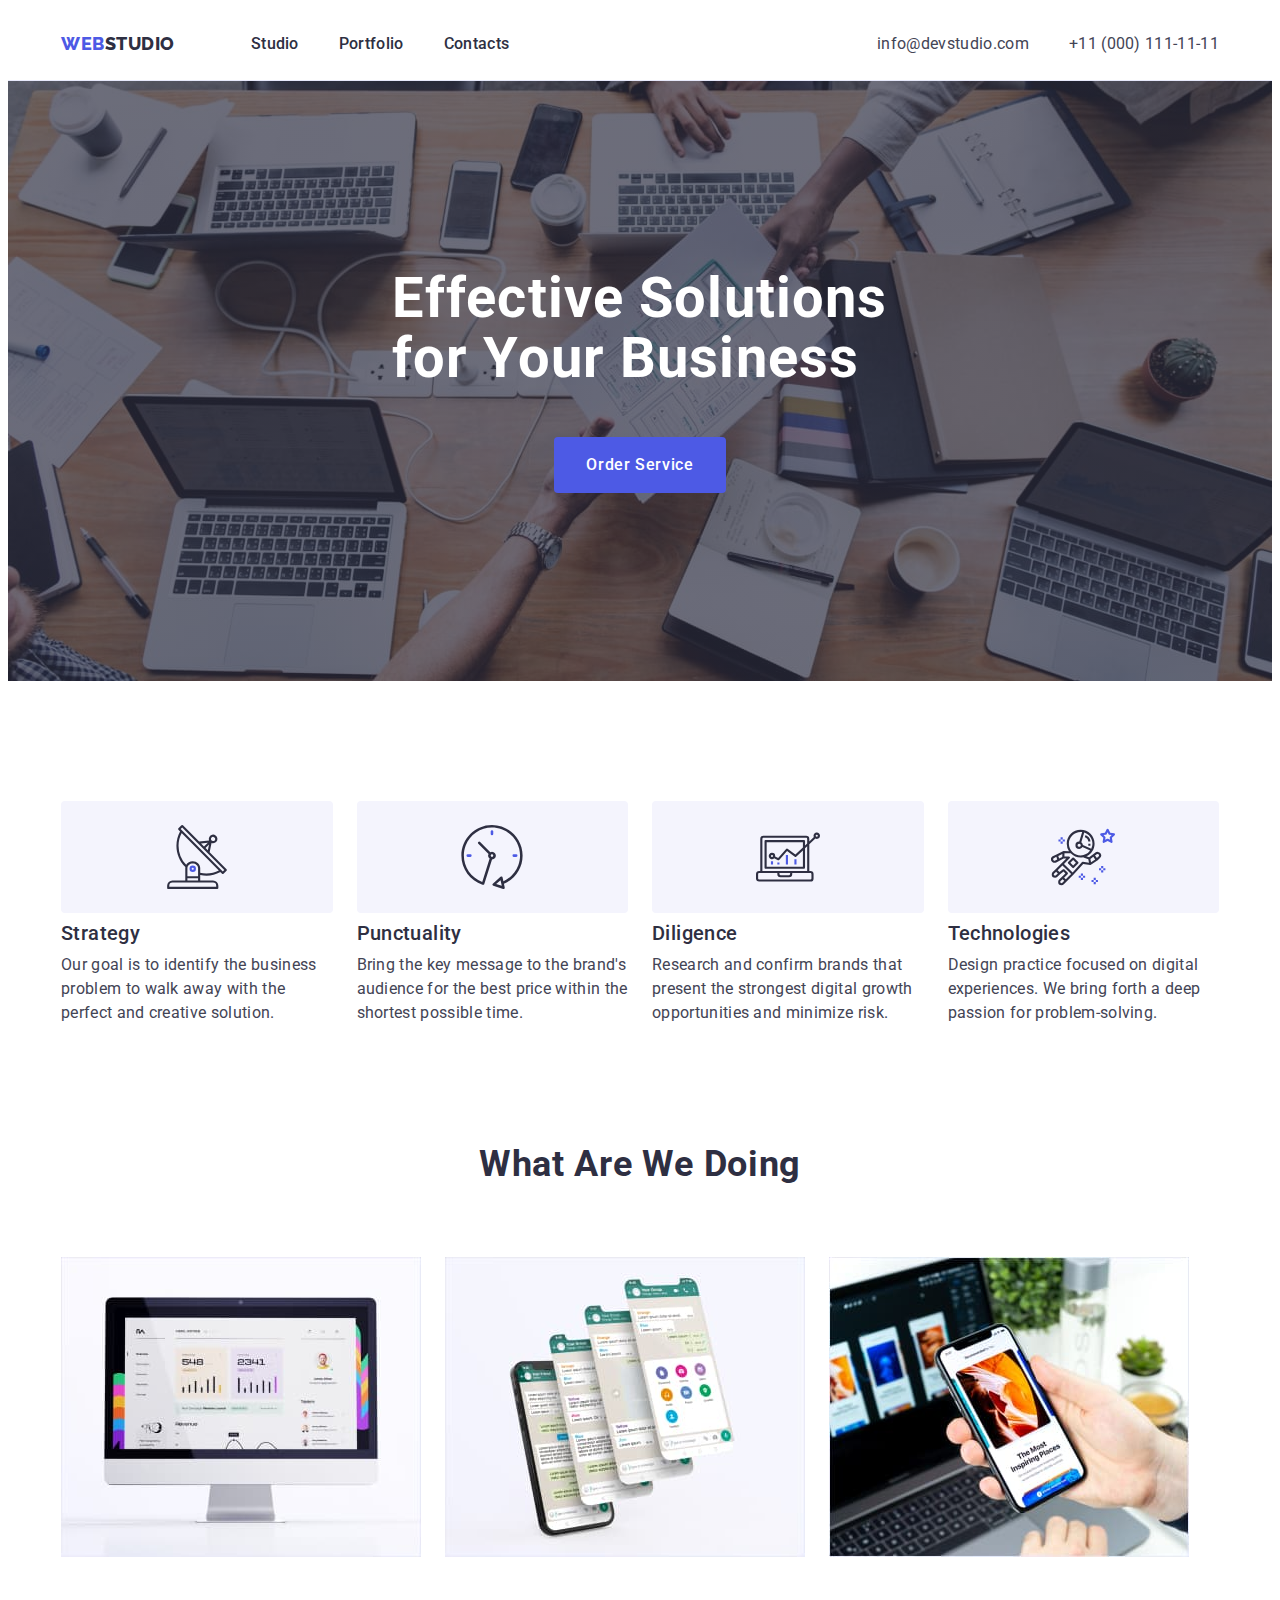
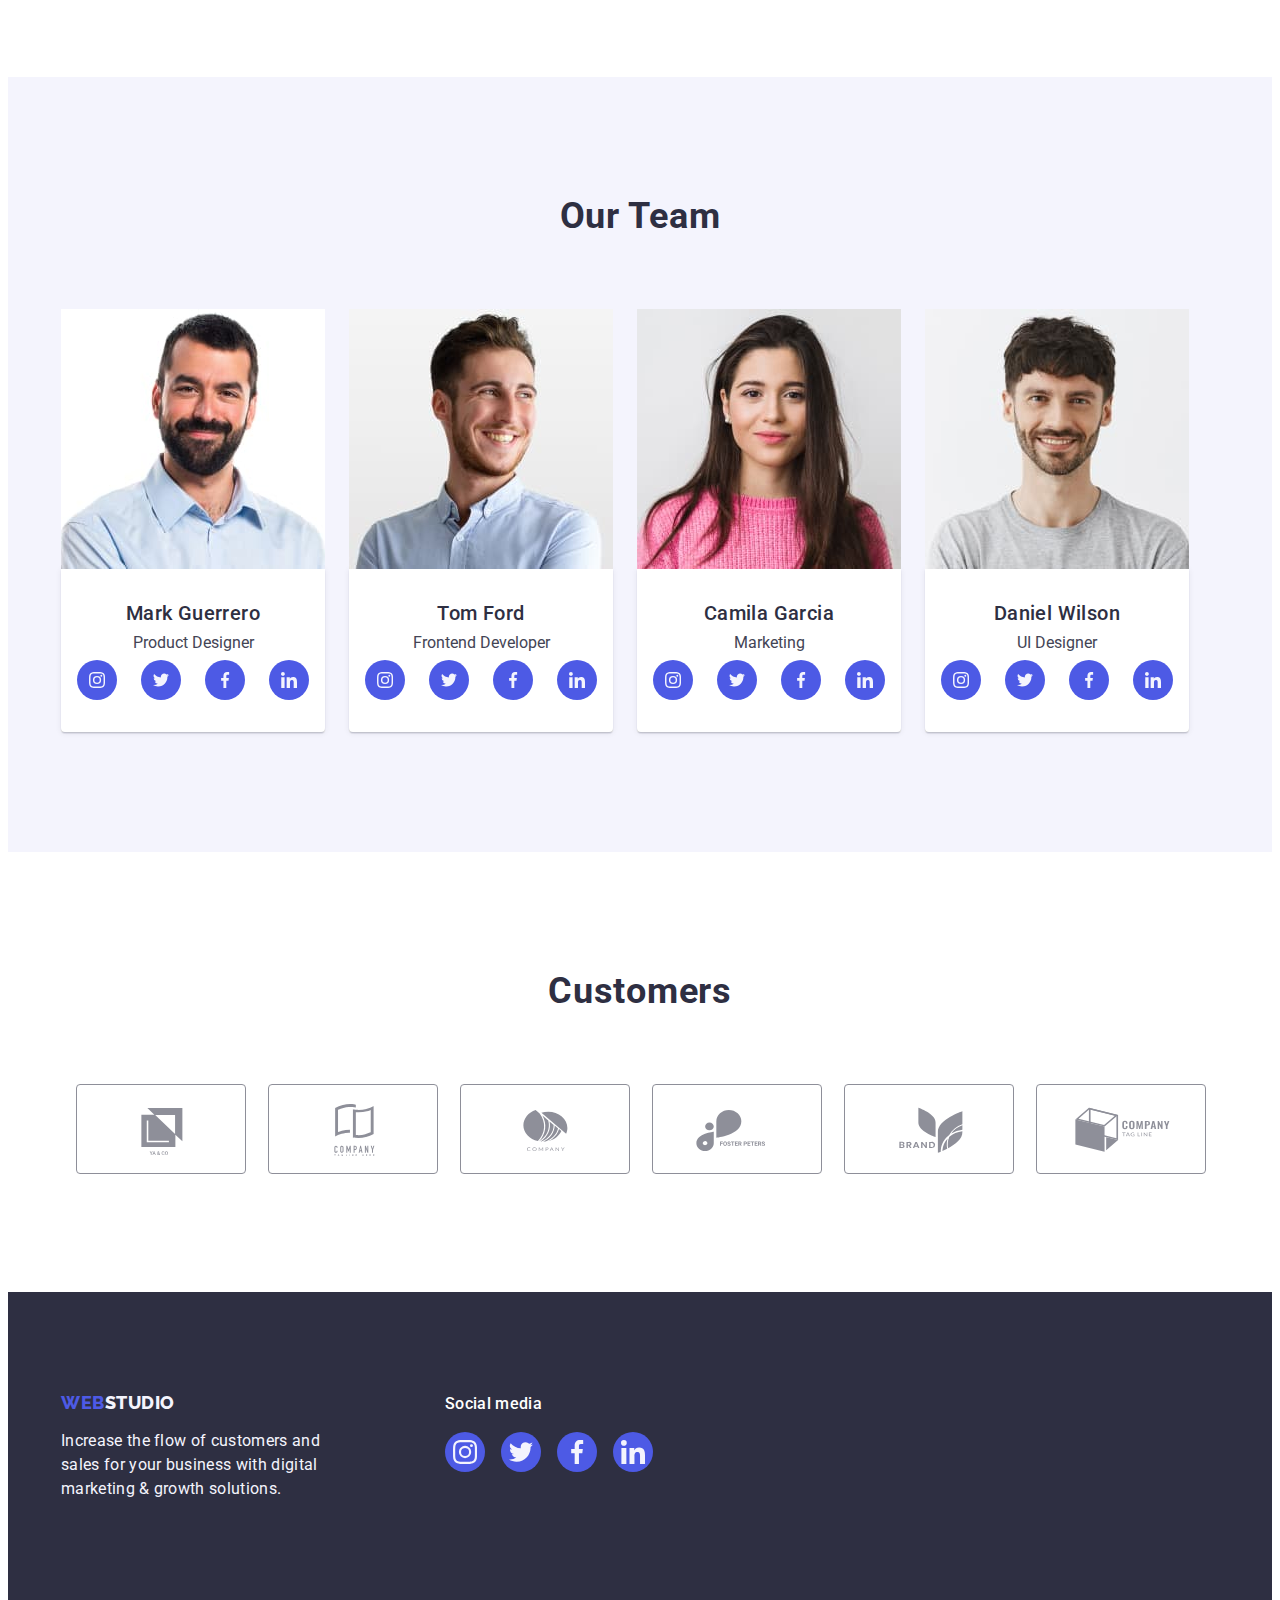
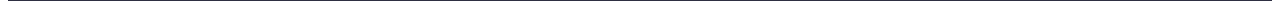
<file: index.html>
<!DOCTYPE html>
<html lang="en">
  <head>
    <meta charset="UTF-8" />
    <meta http-equiv="X-UA-Compatible" content="IE=edge" />
    <meta name="viewport" content="width=device-width, initial-scale=1.0" />
    <title>Studio</title>
    <link rel="preconnect" href="https://fonts.googleapis.com" />
    <link rel="preconnect" href="https://fonts.gstatic.com" crossorigin />
    <link
      href="https://fonts.googleapis.com/css2?family=Raleway:wght@800&family=Roboto:wght@400;500;700&display=swap"
      rel="stylesheet"
    />
    <link
      rel="stylesheet"
      href="https://cdnjs.cloudflare.com/ajax/libs/modern-normalize/1.1.0/modern-normalize.min.css"
      integrity="sha512-wpPYUAdjBVSE4KJnH1VR1HeZfpl1ub8YT/NKx4PuQ5NmX2tKuGu6U/JRp5y+Y8XG2tV+wKQpNHVUX03MfMFn9Q=="
      crossorigin="anonymous"
      referrerpolicy="no-referrer"
    />
    <link rel="stylesheet" href="./css/styles.css" />
  </head>
  <!-- =======================Header================ -->
  <body>
    <header class="page-header">
      <div class="container page-header-container">
        <nav class="page-nav">
          <a href="./index.html" class="web-logo link"
            >Web<span class="studio-logo-dark">Studio</span></a
          >
          <ul class="menu list">
            <li class="menu-item">
              <a class="menu-link link" href="./index.html">Studio</a>
            </li>
            <li class="menu-item">
              <a class="menu-link link" href="./portfolio.html">Portfolio</a>
            </li>
            <li class="menu-item">
              <a class="menu-link link" href="">Contacts</a>
            </li>
          </ul>
        </nav>
        <div>
          <address class="adress">
            <ul class="contact list">
              <li class="contact-list">
                <a class="contact-link link" href="mailto:info@devstudio.com"
                  >info@devstudio.com</a
                >
              </li>
              <li class="contact-list">
                <a class="contact-link link" href="tel:+110001111111"
                  >+11 (000) 111-11-11</a
                >
              </li>
            </ul>
          </address>
        </div>
      </div>
    </header>
    <main>
      <!--===================== Section hero ============-->

      <section class="hero overlay">
        <div class="container hero-container">
          <h1 class="hero-title">Effective Solutions for Your Business</h1>
          <button type="button" class="type-button">Order Service</button>
        </div>
      </section>
      <!-- =================Section task and goals============= -->
      <section class="section-task section">
        <div class="container task-container">
          <h2 class="secondary-title" hidden>Tasks and goals</h2>

          <ul class="task-list list">
            <li class="title-list icon-antenna position-icon">
              <div class="font-task">
                <svg class="task-icon" width="64" height="64">
                  <use href="./images/icons.svg#icon-antenna"></use>
                </svg>
              </div>
              <h3 class="title">Strategy</h3>
              <p class="descr-title descr-title-dark">
                Our goal is to identify the business problem to walk away with
                the perfect and creative solution.
              </p>
            </li>

            <li class="title-list icon-antenna position-icon">
              <div class="font-task">
                <svg class="task-icon" width="64" height="64">
                  <use href="./images/icons.svg#icon-clock"></use>
                </svg>
              </div>
              <h3 class="title">Punctuality</h3>
              <p class="descr-title descr-title-dark">
                Bring the key message to the brand's audience for the best price
                within the shortest possible time.
              </p>
            </li>
            <li class="title-list icon-antenna position-icon">
              <div class="font-task">
                <svg class="task-icon" width="64" height="64">
                  <use href="./images/icons.svg#icon-diagram"></use>
                </svg>
              </div>
              <h3 class="title">Diligence</h3>
              <p class="descr-title descr-title-dark">
                Research and confirm brands that present the strongest digital
                growth opportunities and minimize risk.
              </p>
            </li>
            <li class="title-list icon-antenna position-icon">
              <div class="font-task">
                <svg class="task-icon" width="64" height="64">
                  <use href="./images/icons.svg#icon-astronaut"></use>
                </svg>
              </div>
              <h3 class="title">Technologies</h3>
              <p class="descr-title descr-title-dark">
                Design practice focused on digital experiences. We bring forth a
                deep passion for problem-solving.
              </p>
            </li>
          </ul>
        </div>
      </section>
      <!-- ================Section What are we doing ============-->
      <section class="section-work">
        <div class="container">
          <h2 class="secondary-title">What are we doing</h2>
          <ul class="work list">
            <li class="work-logo">
              <img src="./images/img1.jpg" alt="Photo" width="360" />
            </li>
            <li class="work-logo">
              <img src="./images/img2.jpg" alt="Photo" width="360" />
            </li>
            <li class="work-logo">
              <img src="./images/img3.jpg" alt="Photo" width="360" />
            </li>
          </ul>
        </div>
      </section>
      <!--======================= Section our team================ -->
      <section class="section-team section">
        <div class="container">
          <h2 class="secondary-title">Our Team</h2>
          <ul class="team list">
            <li class="team-list">
              <img
                src="./images/mark-guerrero.jpg"
                alt="mark guerrero"
                width="264"
              />
              <div class="employees-card">
                <h3 class="name-title">Mark Guerrero</h3>
                <p class="description-title descr-title-dark">
                  Product Designer
                </p>
                <ul class="team-icon-list list">
                  <li class="icon-list-item">
                    <a class="team-icon-link" href="">
                      <svg class="link-icon" width="16" height="16">
                        <use href="./images/icons.svg#icon-instagram"></use>
                      </svg>
                    </a>
                  </li>
                  <li class="icon-list-item">
                    <a class="team-icon-link" href="">
                      <svg class="link-icon" width="16" height="16">
                        <use href="./images/icons.svg#icon-twitter"></use>
                      </svg>
                    </a>
                  </li>
                  <li class="icon-list-item">
                    <a class="team-icon-link" href="">
                      <svg class="link-icon" width="16" height="16">
                        <use href="./images/icons.svg#icon-facebook"></use>
                      </svg>
                    </a>
                  </li>
                  <li class="icon-list-item">
                    <a class="team-icon-link" href="">
                      <svg class="link-icon" width="16" height="16">
                        <use href="./images/icons.svg#icon-linkedin"></use>
                      </svg>
                    </a>
                  </li>
                </ul>
              </div>
            </li>
            <li class="team-list">
              <img src="./images//tom-ford.jpg" alt="tom ford" width="264" />
              <div class="employees-card">
                <h3 class="name-title">Tom Ford</h3>
                <p class="description-title descr-title-dark">
                  Frontend Developer
                </p>
                <ul class="team-icon-list list">
                  <li class="icon-list-item">
                    <a class="team-icon-link" href="">
                      <svg class="link-icon" width="16" height="16">
                        <use href="./images/icons.svg#icon-instagram"></use>
                      </svg>
                    </a>
                  </li>
                  <li class="icon-list-item">
                    <a class="team-icon-link" href="">
                      <svg class="link-icon" width="16" height="16">
                        <use href="./images/icons.svg#icon-twitter"></use>
                      </svg>
                    </a>
                  </li>
                  <li class="icon-list-item">
                    <a class="team-icon-link" href="">
                      <svg class="link-icon" width="16" height="16">
                        <use href="./images/icons.svg#icon-facebook"></use>
                      </svg>
                    </a>
                  </li>
                  <li class="icon-list-item">
                    <a class="team-icon-link" href="">
                      <svg class="link-icon" width="16" height="16">
                        <use href="./images/icons.svg#icon-linkedin"></use>
                      </svg>
                    </a>
                  </li>
                </ul>
              </div>
            </li>
            <li class="team-list">
              <img
                src="./images/camila-garcia.jpg"
                alt="camila garcia"
                width="264"
              />
              <div class="employees-card">
                <h3 class="name-title">Camila Garcia</h3>
                <p class="description-title descr-title-dark">Marketing</p>
                <ul class="team-icon-list list">
                  <li class="icon-list-item">
                    <a class="team-icon-link" href="">
                      <svg class="link-icon" width="16" height="16">
                        <use href="./images/icons.svg#icon-instagram"></use>
                      </svg>
                    </a>
                  </li>
                  <li class="icon-list-item">
                    <a class="team-icon-link" href="">
                      <svg class="link-icon" width="16" height="16">
                        <use href="./images/icons.svg#icon-twitter"></use>
                      </svg>
                    </a>
                  </li>
                  <li class="icon-list-item">
                    <a class="team-icon-link" href="">
                      <svg class="link-icon" width="16" height="16">
                        <use href="./images/icons.svg#icon-facebook"></use>
                      </svg>
                    </a>
                  </li>
                  <li class="icon-list-item">
                    <a class="team-icon-link" href="">
                      <svg class="link-icon" width="16" height="16">
                        <use href="./images/icons.svg#icon-linkedin"></use>
                      </svg>
                    </a>
                  </li>
                </ul>
              </div>
            </li>
            <li class="team-list">
              <img
                src="./images/daniel-wilson.jpg"
                alt="daniel wilson"
                width="264"
              />
              <div class="employees-card">
                <h3 class="name-title">Daniel Wilson</h3>
                <p class="description-title descr-title-dark">UI Designer</p>
                <ul class="team-icon-list list">
                  <li class="icon-list-item">
                    <a class="team-icon-link" href="">
                      <svg class="link-icon" width="16" height="16">
                        <use href="./images/icons.svg#icon-instagram"></use>
                      </svg>
                    </a>
                  </li>
                  <li class="icon-list-item">
                    <a class="team-icon-link" href="">
                      <svg class="link-icon" width="16" height="16">
                        <use href="./images/icons.svg#icon-twitter"></use>
                      </svg>
                    </a>
                  </li>
                  <li class="icon-list-item">
                    <a class="team-icon-link" href="">
                      <svg class="link-icon" width="16" height="16">
                        <use href="./images/icons.svg#icon-facebook"></use>
                      </svg>
                    </a>
                  </li>
                  <li class="icon-list-item">
                    <a class="team-icon-link" href="">
                      <svg class="link-icon" width="16" height="16">
                        <use href="./images/icons.svg#icon-linkedin"></use>
                      </svg>
                    </a>
                  </li>
                </ul>
              </div>
            </li>
          </ul>
        </div>
      </section>
      <section class="section-customers section">
        <div class="container">
          <h2 class="secondary-title">Customers</h2>
          <ul class="custumer-list-logo list">
            <li class="customer-logo">
              <a class="customer-icon-link" href="">
                <svg class="customer-link" width="104" height="56">
                  <use href="./images/icons.svg#icon-ya-co"></use>
                </svg>
              </a>
            </li>
            <li class="customer-logo">
              <a class="customer-icon-link link" href="">
                <svg class="customer-link" width="104" height="56">
                  <use href="./images/icons.svg#icon-tagline-here"></use>
                </svg>
              </a>
            </li>
            <li class="customer-logo">
              <a class="customer-icon-link link" href="">
                <svg class="customer-link" width="104" height="56">
                  <use href="./images/icons.svg#icon-company"></use>
                </svg>
              </a>
            </li>
            <li class="customer-logo">
              <a class="customer-icon-link link" href="">
                <svg class="customer-link" width="104" height="56">
                  <use href="./images/icons.svg#icon-foster"></use>
                </svg>
              </a>
            </li>
            <li class="customer-logo">
              <a class="customer-icon-link link" href="">
                <svg class="customer-link" width="104" height="56">
                  <use href="./images/icons.svg#icon-brand"></use>
                </svg>
              </a>
            </li>
            <li class="customer-logo">
              <a class="customer-icon-link link" href="">
                <svg class="customer-link" width="104" height="56">
                  <use href="./images/icons.svg#icon-tag-line"></use>
                </svg>
              </a>
            </li>
          </ul>
        </div>
      </section>
    </main>
    <!-- =============================Footer====================== -->

    <footer class="page-footer">
      <div class="container box-footer">
        <div class="box-one">
          <a href="./index.html" class="web-logo link"
            >Web<span class="studio-logo-light">Studio</span></a
          >
          <p class="descr-title descr-title-light">
            Increase the flow of customers and sales for your business with
            digital marketing & growth solutions.
          </p>
        </div>
        <div class="box-two">
          <p class="foot-subtext">Social media</p>
          <ul class="footer-social list">
            <li class="icon-list-item">
              <a class="social-icon-link" href="">
                <svg class="foot-icon-link" width="24" height="24">
                  <use href="./images/icons.svg#icon-instagram"></use>
                </svg>
              </a>
            </li>
            <li class="icon-list-item">
              <a class="social-icon-link" href="">
                <svg class="foot-icon-link" width="24" height="24">
                  <use href="./images/icons.svg#icon-twitter"></use>
                </svg>
              </a>
            </li>
            <li class="icon-list-item">
              <a class="social-icon-link" href="">
                <svg class="foot-icon-link" width="24" height="24">
                  <use href="./images/icons.svg#icon-facebook"></use>
                </svg>
              </a>
            </li>
            <li class="icon-list-item">
              <a class="social-icon-link" href="">
                <svg class="foot-icon-link" width="24" height="24">
                  <use href="./images/icons.svg#icon-linkedin"></use>
                </svg>
              </a>
            </li>
          </ul>
        </div>
      </div>
    </footer>
  </body>
</html>
</file>
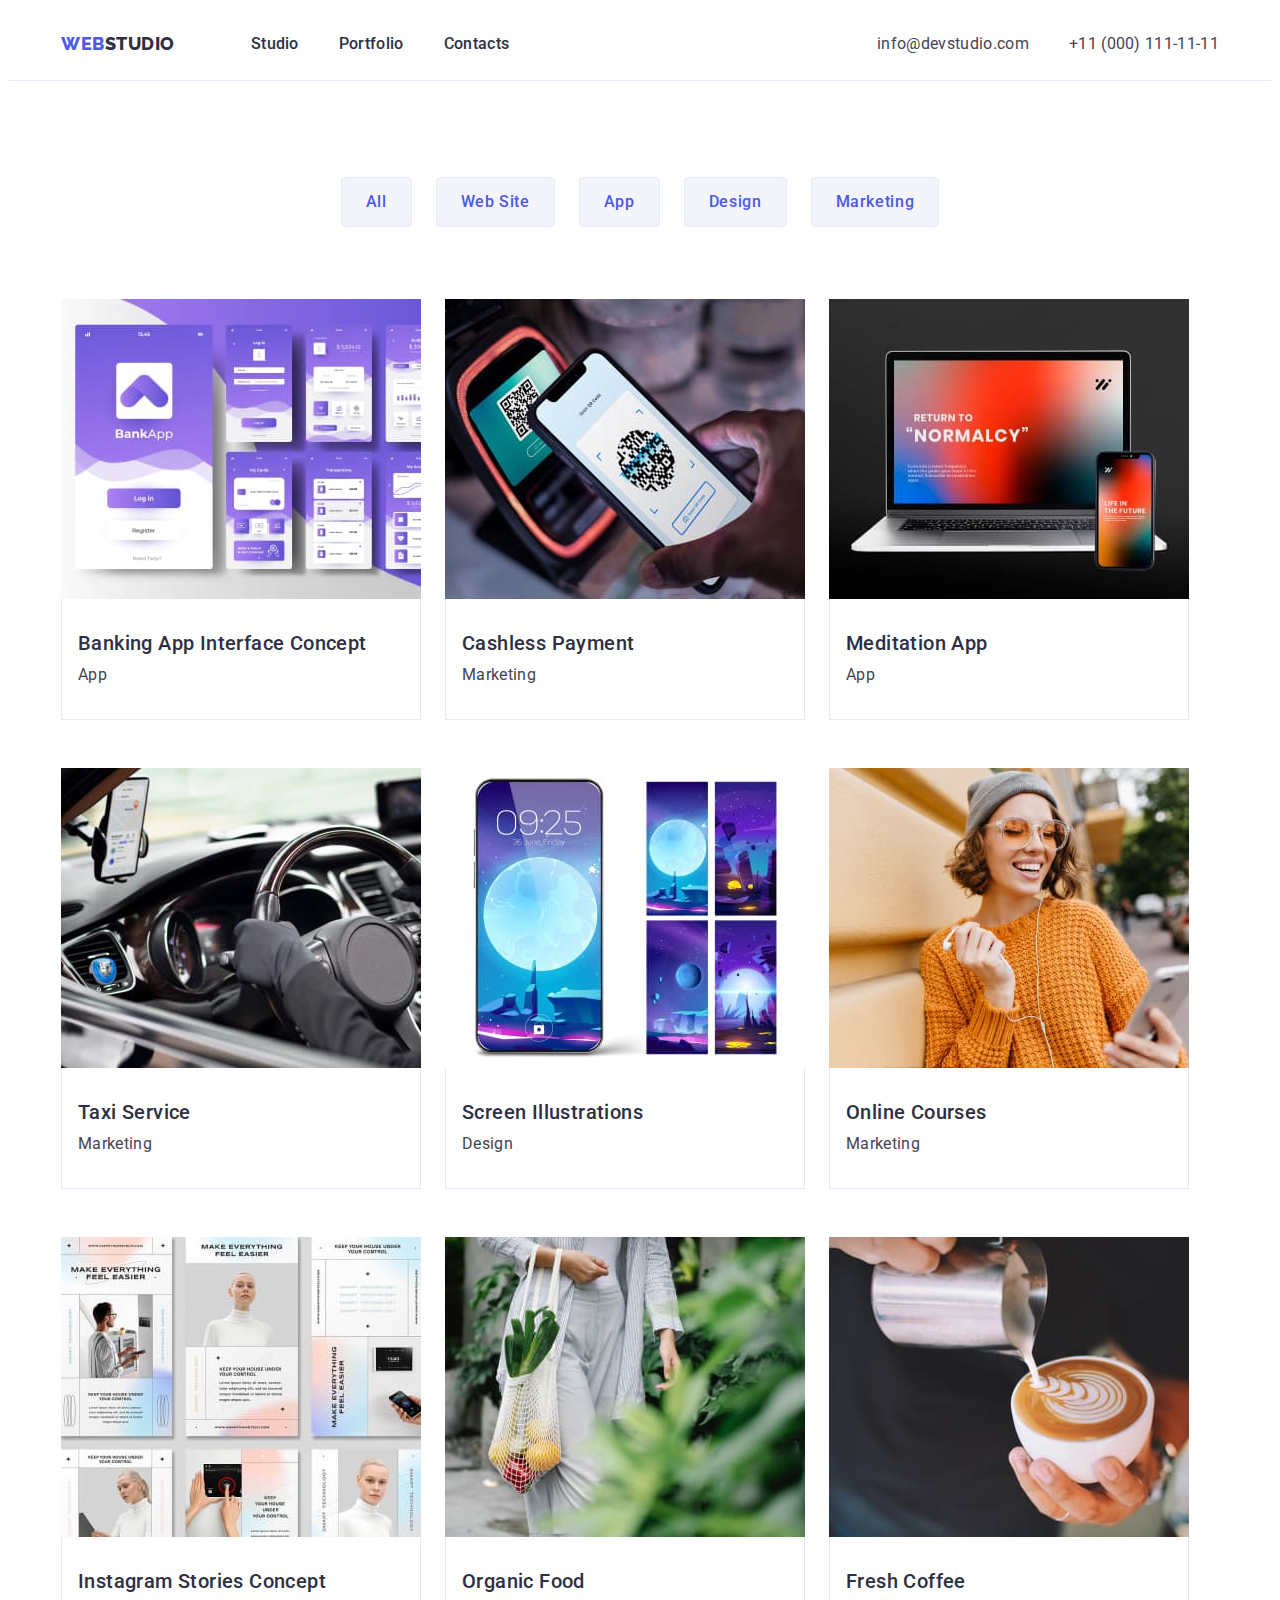
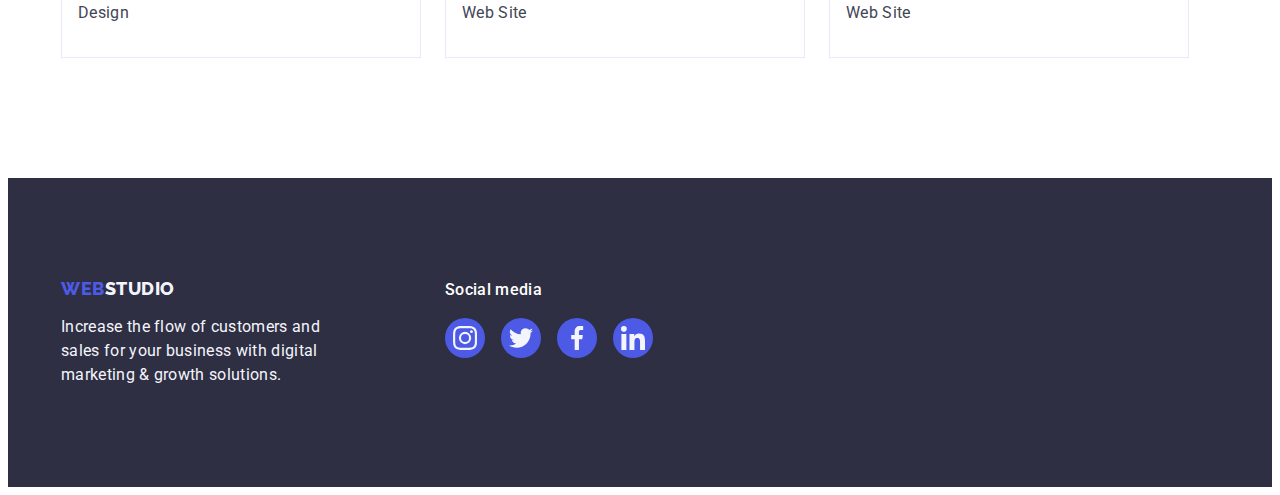
<file: portfolio.html>
<!DOCTYPE html>
<html lang="en">
  <head>
    <meta charset="UTF-8" />
    <meta http-equiv="X-UA-Compatible" content="IE=edge" />
    <meta name="viewport" content="width=device-width, initial-scale=1.0" />
    <title>Portfolio</title>
    <link rel="preconnect" href="https://fonts.googleapis.com" />
    <link rel="preconnect" href="https://fonts.gstatic.com" crossorigin />
    <link
      href="https://fonts.googleapis.com/css2?family=Raleway:wght@800&family=Roboto:wght@400;500;700&display=swap"
      rel="stylesheet"
    />
    <link
      rel="stylesheet"
      href="https://cdnjs.cloudflare.com/ajax/libs/modern-normalize/1.1.0/modern-normalize.min.css"
      integrity="sha512-wpPYUAdjBVSE4KJnH1VR1HeZfpl1ub8YT/NKx4PuQ5NmX2tKuGu6U/JRp5y+Y8XG2tV+wKQpNHVUX03MfMFn9Q=="
      crossorigin="anonymous"
      referrerpolicy="no-referrer"
    />
    <link rel="stylesheet" href="./css/styles.css" />
  </head>
  <body>
    <!-- ===============================Header======================= -->

    <header class="page-header">
      <div class="container page-header-container">
        <nav class="page-nav">
          <a href="./index.html" class="web-logo link"
            >Web<span class="studio-logo-dark">Studio</span></a
          >

          <ul class="menu list">
            <li class="menu-item">
              <a class="menu-link link" href="./index.html">Studio</a>
            </li>
            <li class="menu-item">
              <a class="menu-link link" href="./portfolio.html">Portfolio</a>
            </li>
            <li class="menu-item">
              <a class="menu-link link" href="">Contacts</a>
            </li>
          </ul>
        </nav>
        <div>
          <address class="adress">
            <ul class="contact list">
              <li class="contact-list">
                <a class="contact-link link" href="mailto:info@devstudio.com"
                  >info@devstudio.com</a
                >
              </li>
              <li class="contact-list">
                <a class="contact-link link" href="tel:+110001111111"
                  >+11 (000) 111-11-11</a
                >
              </li>
            </ul>
          </address>
        </div>
      </div>
    </header>
    <main>
      <!-- ==================Portfolio ==================-->

      <section class="page-works list">
        <div class="portfolio container">
          <h1 class="works-title" hidden>Our works</h1>
          <ul class="buttons list">
            <li class="portfolio-button">
              <button type="button" class="nav-button">All</button>
            </li>
            <li class="portfolio-button">
              <button type="button" class="nav-button">Web Site</button>
            </li>
            <li class="portfolio-button">
              <button type="button" class="nav-button">App</button>
            </li>
            <li class="portfolio-button">
              <button type="button" class="nav-button">Design</button>
            </li>
            <li class="portfolio-button">
              <button type="button" class="nav-button">Marketing</button>
            </li>
          </ul>

          <ul class="portfolio-list list">
            <li class="portfolio-item">
              <a class="portfolio-link link" href=""
                ><img
                  src="./images/banking-app.jpg"
                  alt="Banking App Interface Concept"
                  width="360"
                  height="300"
                />
                <div class="card">
                  <h2 class="title">Banking App Interface Concept</h2>
                  <p class="descr-title descr-title-dark">App</p>
                </div>
              </a>
            </li>
            <li class="portfolio-item">
              <a class="portfolio-link link" href=""
                ><img
                  src="./images/cashless-payment.jpg"
                  alt="Cashless Payment"
                  width="360"
                  height="300"
                />
                <div class="card">
                  <h2 class="title">Cashless Payment</h2>
                  <p class="descr-title descr-title-dark">Marketing</p>
                </div>
              </a>
            </li>
            <li class="portfolio-item">
              <a class="portfolio-link link" href=""
                ><img
                  src="./images/meditation-app.jpg"
                  alt="Meditation App"
                  width="360"
                  height="300"
                />
                <div class="card">
                  <h2 class="title">Meditation App</h2>
                  <p class="descr-title descr-title-dark">App</p>
                </div>
              </a>
            </li>
            <li class="portfolio-item">
              <a class="portfolio-link link" href=""
                ><img
                  src="./images/taxi-service.jpg"
                  alt="Taxi Service"
                  width="360"
                  height="300"
                />
                <div class="card">
                  <h2 class="title">Taxi Service</h2>
                  <p class="descr-title descr-title-dark">Marketing</p>
                </div>
              </a>
            </li>
            <li class="portfolio-item">
              <a class="portfolio-link link" href=""
                ><img
                  src="./images/screen-illustrations.jpg"
                  alt="Screen Illustrations"
                  width="360"
                  height="300"
                />
                <div class="card">
                  <h2 class="title">Screen Illustrations</h2>
                  <p class="descr-title descr-title-dark">Design</p>
                </div>
              </a>
            </li>
            <li class="portfolio-item">
              <a class="portfolio-link link" href=""
                ><img
                  src="./images/online-courses.jpg"
                  alt="Online Courses"
                  width="360"
                  height="300"
                />
                <div class="card">
                  <h2 class="title">Online Courses</h2>
                  <p class="descr-title descr-title-dark">Marketing</p>
                </div>
              </a>
            </li>
            <li class="portfolio-item">
              <a class="portfolio-link link" href="">
                <img
                  src="./images/instagram-stories.jpg"
                  alt="Instagram Stories Concept"
                  width="360"
                  height="300"
                />
                <div class="card">
                  <h2 class="title">Instagram Stories Concept</h2>
                  <p class="descr-title descr-title-dark">Design</p>
                </div>
              </a>
            </li>
            <li class="portfolio-item">
              <a class="portfolio-link link" href="">
                <img
                  src="./images/organic-food.jpg"
                  alt="Organic Food"
                  width="360"
                  height="300"
                />
                <div class="card">
                  <h2 class="title">Organic Food</h2>
                  <p class="descr-title descr-title-dark">Web Site</p>
                </div>
              </a>
            </li>
            <li class="portfolio-item">
              <a class="portfolio-link link" href="">
                <img
                  src="./images/fresh-coffee.jpg"
                  alt="Fresh Coffee"
                  width="360"
                  height="300"
                />
                <div class="card">
                  <h2 class="title">Fresh Coffee</h2>
                  <p class="descr-title descr-title-dark">Web Site</p>
                </div>
              </a>
            </li>
          </ul>
        </div>
      </section>
    </main>

    <!--============================= Footer =======================-->
    <footer class="page-footer">
      <div class="container box-footer">
        <div class="box-one">
          <a href="./index.html" class="web-logo link"
            >Web<span class="studio-logo-light">Studio</span></a
          >
          <p class="descr-title descr-title-light">
            Increase the flow of customers and sales for your business with
            digital marketing & growth solutions.
          </p>
        </div>
        <div class="box-two">
          <p class="foot-subtext">Social media</p>
          <ul class="footer-social list">
            <li class="icon-list-item">
              <a class="social-icon-link" href="">
                <svg class="foot-icon-link" width="24" height="24">
                  <use href="./images/icons.svg#icon-instagram"></use>
                </svg>
              </a>
            </li>
            <li class="icon-list-item">
              <a class="social-icon-link" href="">
                <svg class="foot-icon-link" width="24" height="24">
                  <use href="./images/icons.svg#icon-twitter"></use>
                </svg>
              </a>
            </li>
            <li class="icon-list-item">
              <a class="social-icon-link" href="">
                <svg class="foot-icon-link" width="24" height="24">
                  <use href="./images/icons.svg#icon-facebook"></use>
                </svg>
              </a>
            </li>
            <li class="icon-list-item">
              <a class="social-icon-link" href="">
                <svg class="foot-icon-link" width="24" height="24">
                  <use href="./images/icons.svg#icon-linkedin"></use>
                </svg>
              </a>
            </li>
          </ul>
        </div>
      </div>
    </footer>
  </body>
</html>
</file>
<file: css/styles.css>
:root {
  --accent-color: #404bbf;
  --pimary-font: "Roboto", sans-serif;
  --secondary-font: "Raleway", sans-serif;
  --primary-text-color: #434455;
  --secondary-text-color: #2e2f42;
  --background-color-navy: #2e2f42;
  --logo-text-light: #f4f4fd;
  --background-color-white: #ffffff;
  --background-color-cloud: #f4f4fd;
  --web-logo: #4d5ae5;
  --paragraf-dark: #434455;
  --white: #ffffff;
  --cloud: #f4f4fd;
  --button-iris: #4d5ae5;
  --customer-border: #8e8f99;
  --hover-green: #31d0aa;
}

h1,
h2,
h3,
h4,
p {
  margin-top: 0;
  margin-bottom: 0;
}
ul,
ol {
  margin-top: 0;
  margin-bottom: 0;
  padding-left: 0;
}
img {
  display: block;
  max-width: 100%;
  height: auto;
}
button {
  cursor: pointer;
}

.link {
  text-decoration: none;
}
.list {
  list-style: none;
}
body {
  font-family: var(--pimary-font);
  color: var(--primary-text-color);
  background-color: var(--background-color-white);
}

.section {
  padding-top: 120px;
  padding-bottom: 120px;
}
.container {
  width: 1158px;
  margin-left: auto;
  margin-right: auto;

  padding-left: 15px;
  padding-right: 15px;
}

.descr-title-dark {
  color: var(--paragraf-dark);
}
.descr-title-light {
  color: var(--cloud);
}
.adress {
  font-style: normal;
}

/* ======================================Header========================================== */

.page-header {
  padding-top: 24px;
  padding-bottom: 24px;
  border-bottom: 1px solid #e7e9fc;
}
.page-header-container {
  display: flex;
  align-items: center;
  justify-content: space-between;
}
.page-nav {
  display: flex;
  align-items: center;
}

.menu-item:not(:last-child) {
  margin-right: 40px;
}
.menu {
  display: flex;
  align-items: center;
  margin-left: 76px;
}
.contact {
  display: flex;
  align-items: center;
}
.contact-link {
  font-size: 16px;
  line-height: 1.5;
  letter-spacing: 0.02em;
  cursor: pointer;
  color: var(--primary-text-color);
}
.contact-list:not(:last-child) {
  margin-right: 40px;
}
.contact-link:hover,
.contact-link:focus {
  color: var(--accent-color);
}
.secondary-title {
  font-weight: 700;
  font-size: 36px;
  line-height: 1.11;
  letter-spacing: 0.02em;
  text-transform: capitalize;
  color: var(--secondary-text-color);
}
.web-logo {
  font-family: var(--secondary-font);
  font-weight: 800;
  font-size: 18px;
  line-height: 1.17;
  letter-spacing: 0.03em;
  text-transform: uppercase;
  color: var(--web-logo);
}

.studio-logo-dark {
  font-family: var(--secondary-font);
  font-weight: 800;
  font-size: 18px;

  letter-spacing: 0.03em;
  text-transform: uppercase;
  color: var(--secondary-text-color);
}

.menu-link {
  font-style: normal;
  font-weight: 500;
  font-size: 16px;
  line-height: 1.5;
  letter-spacing: 0.02em;
  color: var(--secondary-text-color);
}

.menu-link:hover,
.menu-link:focus {
  color: var(--accent-color);
}

/* ======================================Hero========================================== */

.hero {
  padding-top: 188px;
  padding-bottom: 188px;
  background-color: var(--background-color-navy);
}
.hero-title {
  max-width: 496px;
  height: 120px;
  font-weight: 700;
  font-size: 56px;
  line-height: 1.07;
  letter-spacing: 0.02em;
  color: var(--white);
  display: flex;
  align-items: center;
  margin: 0 auto;
  margin-bottom: 48px;
}
.overlay {
  max-width: 1440px;
  margin-right: auto;
  margin-left: auto;
  background-image: linear-gradient(
      to right,
      rgba(46, 47, 66, 0.7),
      rgba(46, 47, 66, 0.7)
    ),
    url(../images/people-office\ .jpg);
  background-size: cover;
  background-position: center;
  background-repeat: no-repeat;
}
.type-button {
  min-width: 169px;
  font-family: inherit;
  font-style: normal;
  font-weight: 500;
  font-size: 16px;
  line-height: 1.5;
  letter-spacing: 0.04em;
  color: var(--white);
  background: var(--web-logo);
  border: none;
  border-radius: 4px;
}
.type-button {
  margin: auto;
  display: block;
  padding: 16px 32px;
  background: #4d5ae5;
}

.type-button:hover,
.type-button:focus {
  background-color: var(--accent-color);
  color: var(--white);
  box-shadow: 0px 4px 4px rgba(0, 0, 0, 0.15);
}

/* ======================================Task and goals========================================== */

.task-list {
  padding: 0;
  margin: 0;
  display: flex;
  flex-wrap: wrap;
}
.font-task {
  display: flex;
  height: 112px;
  border-radius: 4px;
  background-color: var(--background-color-cloud);
  margin-bottom: 8px;
  justify-content: center;
  align-items: center;
}

.title-list {
  width: calc((100% - 72px) / 4);
}

.title-list:not(:last-child) {
  margin-right: 24px;
}

.title {
  font-weight: 500;
  font-size: 20px;
  line-height: 1.2;
  letter-spacing: 0.02em;
  color: var(--secondary-text-color);
}

.descr-title {
  font-size: 16px;
  line-height: 1.5;
  letter-spacing: 0.02em;
}
.title {
  margin-bottom: 8px;
}
.description-title {
  margin-bottom: 8px;
}
.name-title {
  margin-bottom: 8px;
}
.container .descr-title-light {
  margin-top: 16px;
  width: 264px;
}
/* ============================Section work==================== */
.section-work {
  padding-bottom: 120px;
}
.secondary-title {
  text-align: center;
  margin-bottom: 72px;
}
.work {
  display: flex;
  flex-wrap: wrap;
}

.work-logo:not(:last-child) {
  margin-right: 24px;
}
/* ========================Our team===================== */

.section-team {
  background-color: var(--background-color-cloud);
}
.team {
  display: flex;
  flex-wrap: wrap;
  text-align: center;
}
.team-list {
  background-color: var(--background-color-white);
}
.team-list {
  flex-basis: calc(100% - 72px) / 4;
}
.team-list:not(:last-child) {
  margin-right: 24px;
}

.team-icon-list {
  display: flex;
  justify-content: center;
  gap: 24px;
}
.team-icon-link {
  display: flex;
  justify-content: center;
  align-items: center;
  width: 40px;
  height: 40px;
  border-radius: 50%;
  background-color: var(--button-iris);
}
.link-icon {
  fill: currentColor;
}
.team-icon-link:hover {
  background-color: var(--accent-color);
}

.employees-card {
  border-radius: 0px 0px 4px 4px;
  padding: 32px 16px;
  box-shadow: 0px 1px 6px rgba(46, 47, 66, 0.08),
    0px 1px 1px rgba(46, 47, 66, 0.16), 0px 2px 1px rgba(46, 47, 66, 0.08);
}
.name-title {
  font-weight: 500;
  font-size: 20px;
  line-height: 1.2;
  letter-spacing: 0.02em;
  color: var(--secondary-text-color);
}
/* ======================================Customers============================== */

.custumer-list-logo {
  display: flex;
  align-items: center;
  justify-content: center;
  gap: 24px;
}

.customer-logo {
  height: 88px;
  width: 168px;
}
.customer-icon-link {
  width: 100%;
  height: 100%;
  display: flex;
  justify-content: center;
  align-items: center;
  border-radius: 4px;
  border: 1px solid var(--customer-border);
}
.customer-icon-link:hover,
.customer-icon-link:focus {
  border-color: var(--accent-color);
}
.customer-link {
  fill: var(--customer-border);
}

.customer-icon-link:hover .customer-link,
.customer-icon-link:focus .customer-link {
  fill: var(--accent-color);
}

/* ======================================footer========================================== */
.page-footer {
  background-color: var(--background-color-navy);
  padding-top: 100px;
  padding-bottom: 100px;
}
.box-footer {
  display: flex;
  align-items: flex-start;
}

.studio-logo-light {
  color: var(--cloud);
}

.box-one {
  margin-right: 120px;
}
/* =========================================Social media============================= */

.foot-subtext {
  font-weight: 500;
  font-size: 16px;
  line-height: 1.5;
  letter-spacing: 0.02em;
  color: var(--white);
  margin-bottom: 16px;
}

.footer-social {
  display: flex;
  justify-content: center;
  gap: 16px;
}
.icon-list-item {
  display: flex;
  justify-content: center;
  align-items: center;
}
.social-icon-link {
  display: flex;
  justify-content: center;
  align-items: center;
  width: 40px;
  height: 40px;
  border-radius: 50%;
  background-color: var(--button-iris);
}
.foot-icon-link {
  fill: currentColor;
}
.social-icon-link:hover {
  background-color: var(--hover-green);
}

/* <!-- ==================Portfolio ==================--> */
.page-works {
  padding-top: 96px;
  padding-bottom: 120px;
}

.nav-button {
  font-family: inherit;
  font-weight: 500;
  font-size: 16px;
  line-height: 1.5;
  letter-spacing: 0.04em;
  color: var(--button-iris);
  background: var(--background-color-cloud);
  border: none;
  padding: 12px 24px;
  border: 1px solid #e7e9fc;
  border-radius: 4px;
}
.portfolio-button:not(:last-child) {
  margin-right: 24px;
}
.portfolio-link:is(:hover, :focus) {
  box-shadow: 0px 1px 6px rgba(46, 47, 66, 0.08),
    0px 1px 1px rgba(46, 47, 66, 0.16), 0px 2px 1px rgba(46, 47, 66, 0.08);
  display: block;
}
.buttons {
  display: flex;
  flex-wrap: wrap;
  justify-content: center;
  margin-bottom: 72px;
}

.nav-button:hover,
.nav-button:focus {
  background-color: var(--accent-color);
  color: var(--white);

  box-shadow: 0px 3px 1px rgba(0, 0, 0, 0.1), 0px 2px 1px rgba(0, 0, 0, 0.08),
    0px 2px 2px rgba(0, 0, 0, 0.12);
}

.portfolio-list {
  padding: 0;
  margin: 0;
  display: flex;
  flex-wrap: wrap;
  gap: 24px;
  row-gap: 48px;
}

.portfolio-list > .portfolio-item {
  flex-basis: calc(100% - 48px) / 3;
}
.card {
  border: solid 1px #e7e9fc;
  border-top: none;
  padding: 32px 16px;
}
</file>
